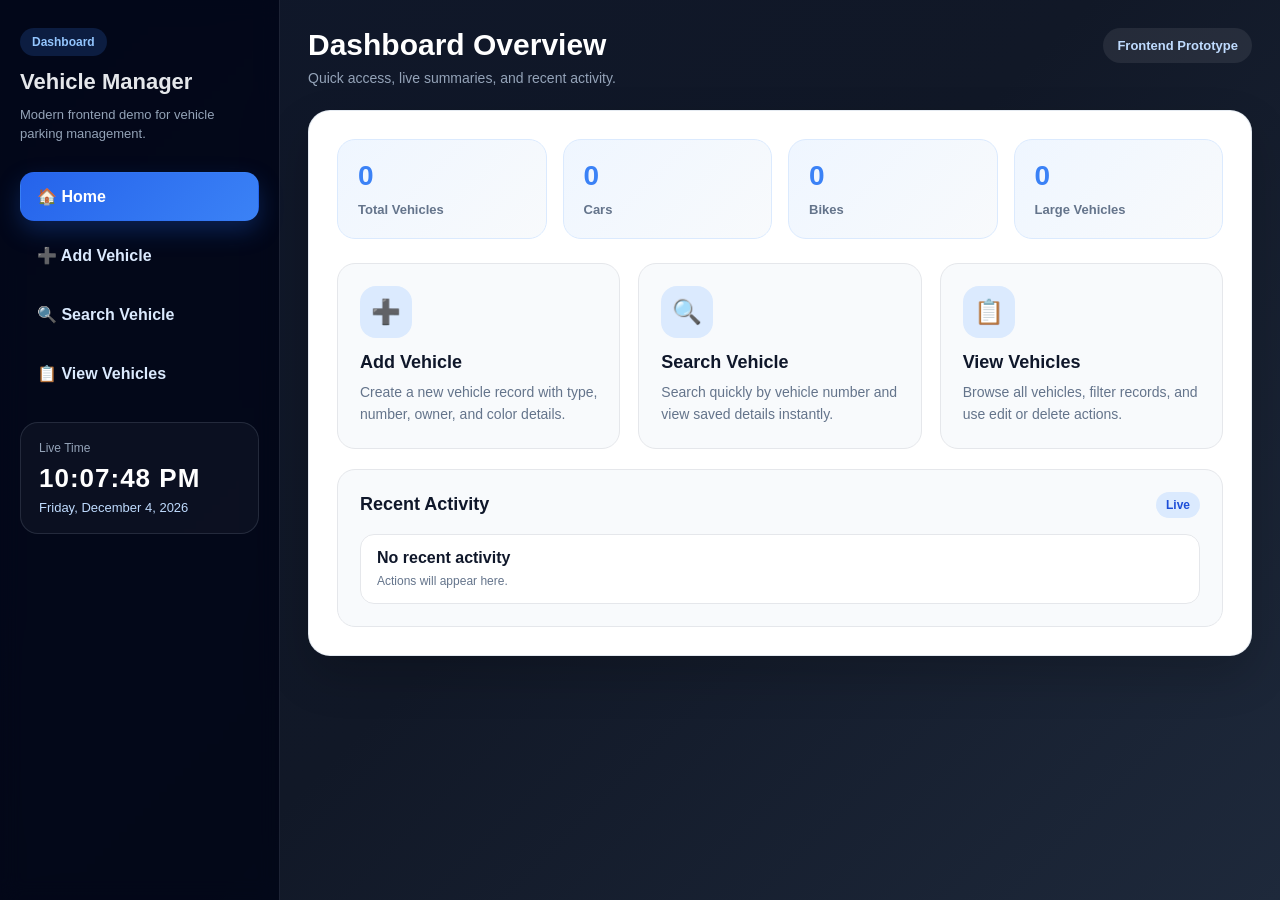
<file: web/index.html>
<!DOCTYPE html>
<html lang="en">
<head>
    <meta charset="UTF-8">
    <meta name="viewport" content="width=device-width, initial-scale=1.0">
    <title>Vehicle Parking Management System</title>
    <link rel="stylesheet" href="style.css">
</head>
<body>
<div class="app-shell">
    <aside class="sidebar">
        <div class="brand">
            <span class="brand-badge">Dashboard</span>
            <h1>Vehicle Manager</h1>
            <p>Modern frontend demo for vehicle parking management.</p>
        </div>

        <nav class="nav-links">
            <a href="index.html" class="nav-link active">🏠 Home</a>
            <a href="addVehicle.html" class="nav-link">➕ Add Vehicle</a>
            <a href="searchVehicle.html" class="nav-link">🔍 Search Vehicle</a>
            <a href="viewVehicles.html" class="nav-link">📋 View Vehicles</a>
        </nav>

        <div class="sidebar-widget">
            <span class="widget-label">Live Time</span>
            <div id="liveClock" class="live-clock">--:--:--</div>
            <div id="liveDate" class="live-date">--</div>
        </div>
    </aside>

    <main class="main-content">
        <div class="page-header">
            <div>
                <h2>Dashboard Overview</h2>
                <p>Quick access, live summaries, and recent activity.</p>
            </div>
            <div class="header-pill">Frontend Prototype</div>
        </div>

        <section class="content-card card-section">
            <div class="stats-grid">
                <div class="stat-box">
                    <span class="number" id="dashboardTotal">0</span>
                    <span class="label">Total Vehicles</span>
                </div>
                <div class="stat-box">
                    <span class="number" id="dashboardCars">0</span>
                    <span class="label">Cars</span>
                </div>
                <div class="stat-box">
                    <span class="number" id="dashboardBikes">0</span>
                    <span class="label">Bikes</span>
                </div>
                <div class="stat-box">
                    <span class="number" id="dashboardLarge">0</span>
                    <span class="label">Large Vehicles</span>
                </div>
            </div>

            <div class="dashboard-grid">
                <a href="addVehicle.html" class="dashboard-box">
                    <div class="box-icon">➕</div>
                    <h3>Add Vehicle</h3>
                    <p>Create a new vehicle record with type, number, owner, and color details.</p>
                </a>

                <a href="searchVehicle.html" class="dashboard-box">
                    <div class="box-icon">🔍</div>
                    <h3>Search Vehicle</h3>
                    <p>Search quickly by vehicle number and view saved details instantly.</p>
                </a>

                <a href="viewVehicles.html" class="dashboard-box">
                    <div class="box-icon">📋</div>
                    <h3>View Vehicles</h3>
                    <p>Browse all vehicles, filter records, and use edit or delete actions.</p>
                </a>
            </div>

            <div class="recent-activity-card top-space">
                <div class="section-row">
                    <h3>Recent Activity</h3>
                    <span class="mini-badge">Live</span>
                </div>
                <ul id="recentActivityList" class="activity-list"></ul>
            </div>
        </section>
    </main>
</div>

<script src="script.js"></script>
</body>
</html>
</file>
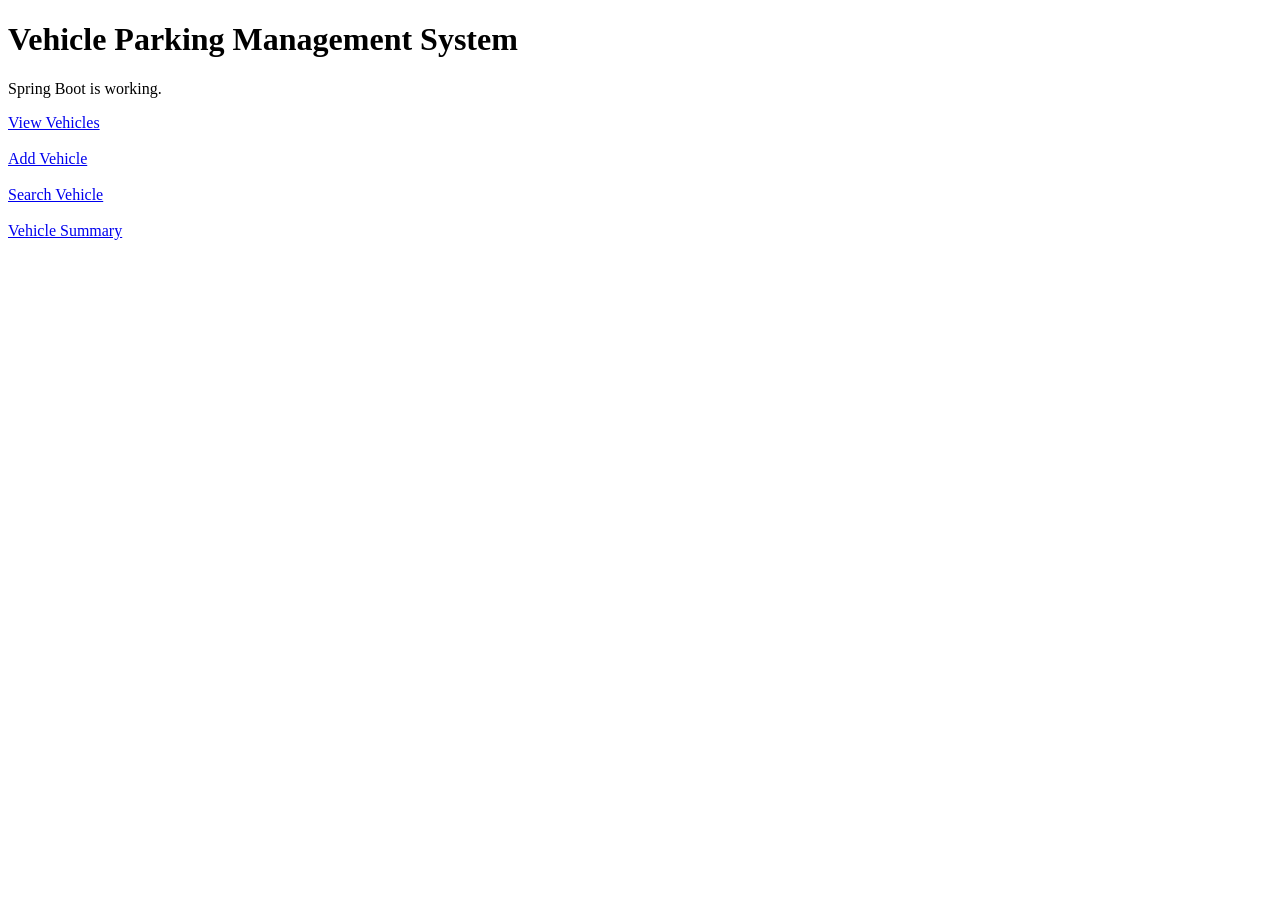
<file: src/main/resources/templates/index.html>
<!DOCTYPE html>
<html xmlns:th="http://www.thymeleaf.org">
<head>
    <title>Vehicle Parking Management System</title>
</head>
<body>
<h1>Vehicle Parking Management System</h1>
<p>Spring Boot is working.</p>

<a href="/vehicles">View Vehicles</a>
<br><br>
<a href="/vehicles/add">Add Vehicle</a>
<br><br>
<a href="/vehicles/search">Search Vehicle</a>
<br><br>
<a href="/vehicles/summary">Vehicle Summary</a>
</body>
</html>
</file>
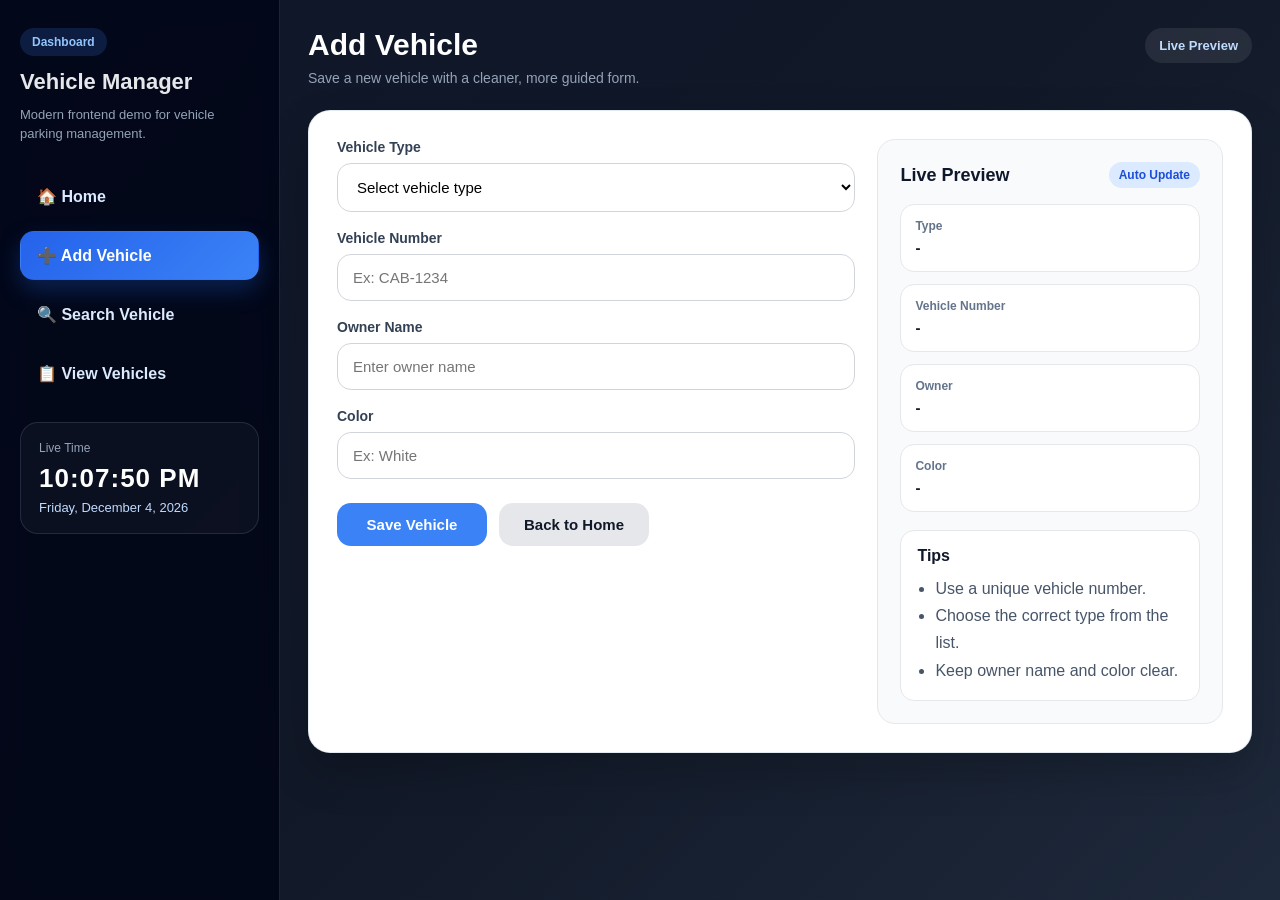
<file: web/addVehicle.html>
<!DOCTYPE html>
<html lang="en">
<head>
    <meta charset="UTF-8">
    <meta name="viewport" content="width=device-width, initial-scale=1.0">
    <title>Add Vehicle</title>
    <link rel="stylesheet" href="style.css">
</head>
<body>
<div class="app-shell">
    <aside class="sidebar">
        <div class="brand">
            <span class="brand-badge">Dashboard</span>
            <h1>Vehicle Manager</h1>
            <p>Modern frontend demo for vehicle parking management.</p>
        </div>

        <nav class="nav-links">
            <a href="index.html" class="nav-link">🏠 Home</a>
            <a href="addVehicle.html" class="nav-link active">➕ Add Vehicle</a>
            <a href="searchVehicle.html" class="nav-link">🔍 Search Vehicle</a>
            <a href="viewVehicles.html" class="nav-link">📋 View Vehicles</a>
        </nav>

        <div class="sidebar-widget">
            <span class="widget-label">Live Time</span>
            <div id="liveClock" class="live-clock">--:--:--</div>
            <div id="liveDate" class="live-date">--</div>
        </div>
    </aside>

    <main class="main-content">
        <div class="page-header">
            <div>
                <h2>Add Vehicle</h2>
                <p>Save a new vehicle with a cleaner, more guided form.</p>
            </div>
            <div class="header-pill">Live Preview</div>
        </div>

        <section class="content-card card-section">
            <div class="two-column-layout">
                <div>
                    <form id="vehicleForm" class="form-grid">
                        <div class="form-group">
                            <label for="type">Vehicle Type</label>
                            <select id="type">
                                <option value="">Select vehicle type</option>
                                <option value="Car">Car</option>
                                <option value="Bike">Bike</option>
                                <option value="Van">Van</option>
                                <option value="Bus">Bus</option>
                                <option value="Lorry">Lorry</option>
                                <option value="ThreeWheeler">ThreeWheeler</option>
                                <option value="SUV">SUV</option>
                            </select>
                        </div>

                        <div class="form-group">
                            <label for="vehicleNumber">Vehicle Number</label>
                            <input type="text" id="vehicleNumber" placeholder="Ex: CAB-1234">
                        </div>

                        <div class="form-group">
                            <label for="ownerName">Owner Name</label>
                            <input type="text" id="ownerName" placeholder="Enter owner name">
                        </div>

                        <div class="form-group">
                            <label for="color">Color</label>
                            <input type="text" id="color" placeholder="Ex: White">
                        </div>

                        <div class="button-row">
                            <button type="submit" class="btn primary-btn">Save Vehicle</button>
                            <a href="index.html" class="btn secondary-btn">Back to Home</a>
                        </div>
                    </form>

                    <div id="message" class="message-box"></div>
                </div>

                <div class="preview-card">
                    <div class="section-row">
                        <h3>Live Preview</h3>
                        <span class="mini-badge">Auto Update</span>
                    </div>

                    <div class="preview-grid">
                        <div class="preview-item">
                            <span class="preview-label">Type</span>
                            <span id="previewType" class="preview-value">-</span>
                        </div>
                        <div class="preview-item">
                            <span class="preview-label">Vehicle Number</span>
                            <span id="previewNumber" class="preview-value">-</span>
                        </div>
                        <div class="preview-item">
                            <span class="preview-label">Owner</span>
                            <span id="previewOwner" class="preview-value">-</span>
                        </div>
                        <div class="preview-item">
                            <span class="preview-label">Color</span>
                            <span id="previewColor" class="preview-value">-</span>
                        </div>
                    </div>

                    <div class="tips-card">
                        <h4>Tips</h4>
                        <ul>
                            <li>Use a unique vehicle number.</li>
                            <li>Choose the correct type from the list.</li>
                            <li>Keep owner name and color clear.</li>
                        </ul>
                    </div>
                </div>
            </div>
        </section>
    </main>
</div>

<script src="script.js"></script>
</body>
</html>
</file>
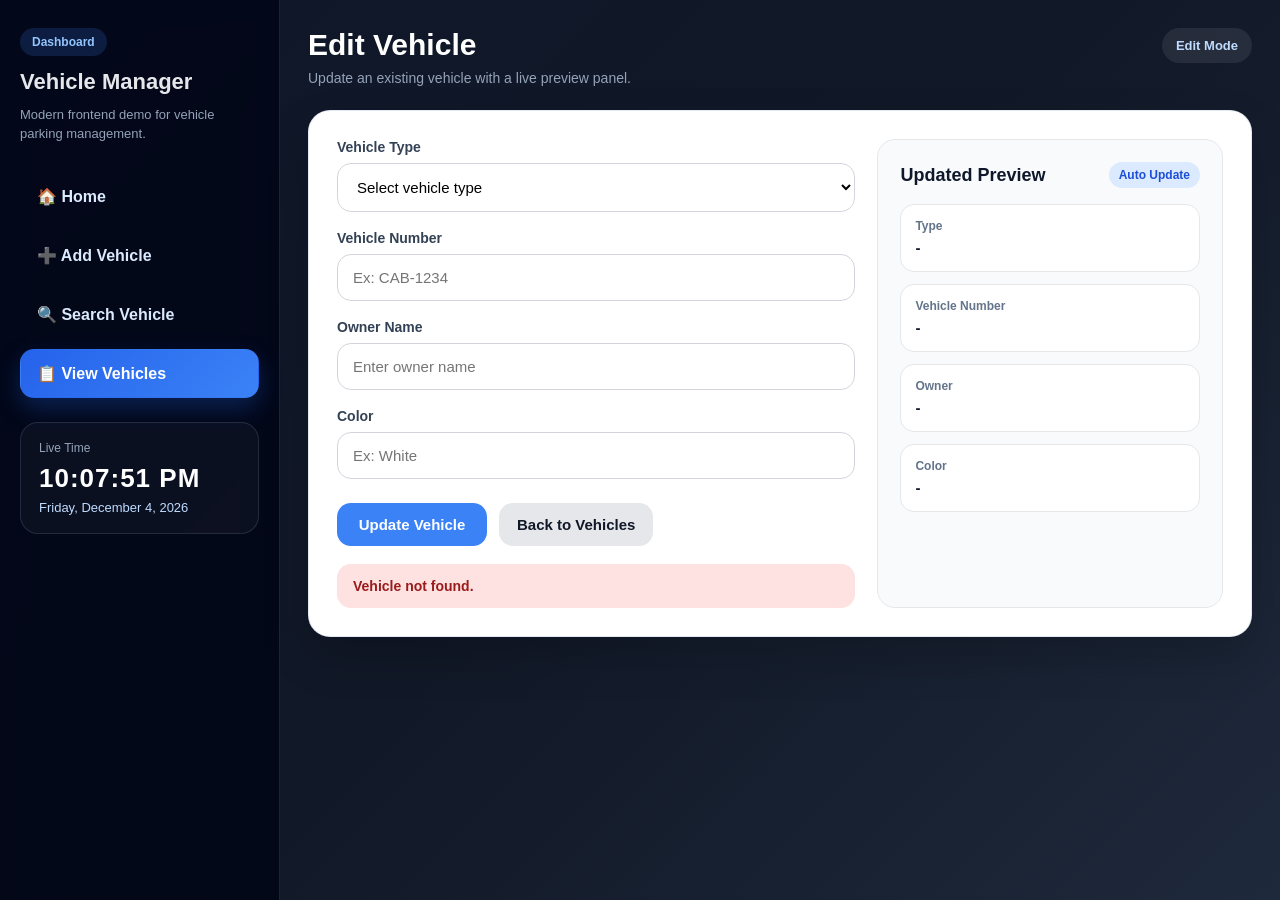
<file: web/editVehicle.html>
<!DOCTYPE html>
<html lang="en">
<head>
    <meta charset="UTF-8">
    <meta name="viewport" content="width=device-width, initial-scale=1.0">
    <title>Edit Vehicle</title>
    <link rel="stylesheet" href="style.css">
</head>
<body>
<div class="app-shell">
    <aside class="sidebar">
        <div class="brand">
            <span class="brand-badge">Dashboard</span>
            <h1>Vehicle Manager</h1>
            <p>Modern frontend demo for vehicle parking management.</p>
        </div>

        <nav class="nav-links">
            <a href="index.html" class="nav-link">🏠 Home</a>
            <a href="addVehicle.html" class="nav-link">➕ Add Vehicle</a>
            <a href="searchVehicle.html" class="nav-link">🔍 Search Vehicle</a>
            <a href="viewVehicles.html" class="nav-link active">📋 View Vehicles</a>
        </nav>

        <div class="sidebar-widget">
            <span class="widget-label">Live Time</span>
            <div id="liveClock" class="live-clock">--:--:--</div>
            <div id="liveDate" class="live-date">--</div>
        </div>
    </aside>

    <main class="main-content">
        <div class="page-header">
            <div>
                <h2>Edit Vehicle</h2>
                <p>Update an existing vehicle with a live preview panel.</p>
            </div>
            <div class="header-pill">Edit Mode</div>
        </div>

        <section class="content-card card-section">
            <div class="two-column-layout">
                <div>
                    <form id="editVehicleForm" class="form-grid">
                        <div class="form-group">
                            <label for="editType">Vehicle Type</label>
                            <select id="editType">
                                <option value="">Select vehicle type</option>
                                <option value="Car">Car</option>
                                <option value="Bike">Bike</option>
                                <option value="Van">Van</option>
                                <option value="Bus">Bus</option>
                                <option value="Lorry">Lorry</option>
                                <option value="ThreeWheeler">ThreeWheeler</option>
                                <option value="SUV">SUV</option>
                            </select>
                        </div>

                        <div class="form-group">
                            <label for="editVehicleNumber">Vehicle Number</label>
                            <input type="text" id="editVehicleNumber" placeholder="Ex: CAB-1234">
                        </div>

                        <div class="form-group">
                            <label for="editOwnerName">Owner Name</label>
                            <input type="text" id="editOwnerName" placeholder="Enter owner name">
                        </div>

                        <div class="form-group">
                            <label for="editColor">Color</label>
                            <input type="text" id="editColor" placeholder="Ex: White">
                        </div>

                        <div class="button-row">
                            <button type="submit" class="btn primary-btn">Update Vehicle</button>
                            <a href="viewVehicles.html" class="btn secondary-btn">Back to Vehicles</a>
                        </div>
                    </form>

                    <div id="editMessage" class="message-box"></div>
                </div>

                <div class="preview-card">
                    <div class="section-row">
                        <h3>Updated Preview</h3>
                        <span class="mini-badge">Auto Update</span>
                    </div>

                    <div class="preview-grid">
                        <div class="preview-item">
                            <span class="preview-label">Type</span>
                            <span id="editPreviewType" class="preview-value">-</span>
                        </div>
                        <div class="preview-item">
                            <span class="preview-label">Vehicle Number</span>
                            <span id="editPreviewNumber" class="preview-value">-</span>
                        </div>
                        <div class="preview-item">
                            <span class="preview-label">Owner</span>
                            <span id="editPreviewOwner" class="preview-value">-</span>
                        </div>
                        <div class="preview-item">
                            <span class="preview-label">Color</span>
                            <span id="editPreviewColor" class="preview-value">-</span>
                        </div>
                    </div>
                </div>
            </div>
        </section>
    </main>
</div>

<script src="script.js"></script>
</body>
</html>
</file>
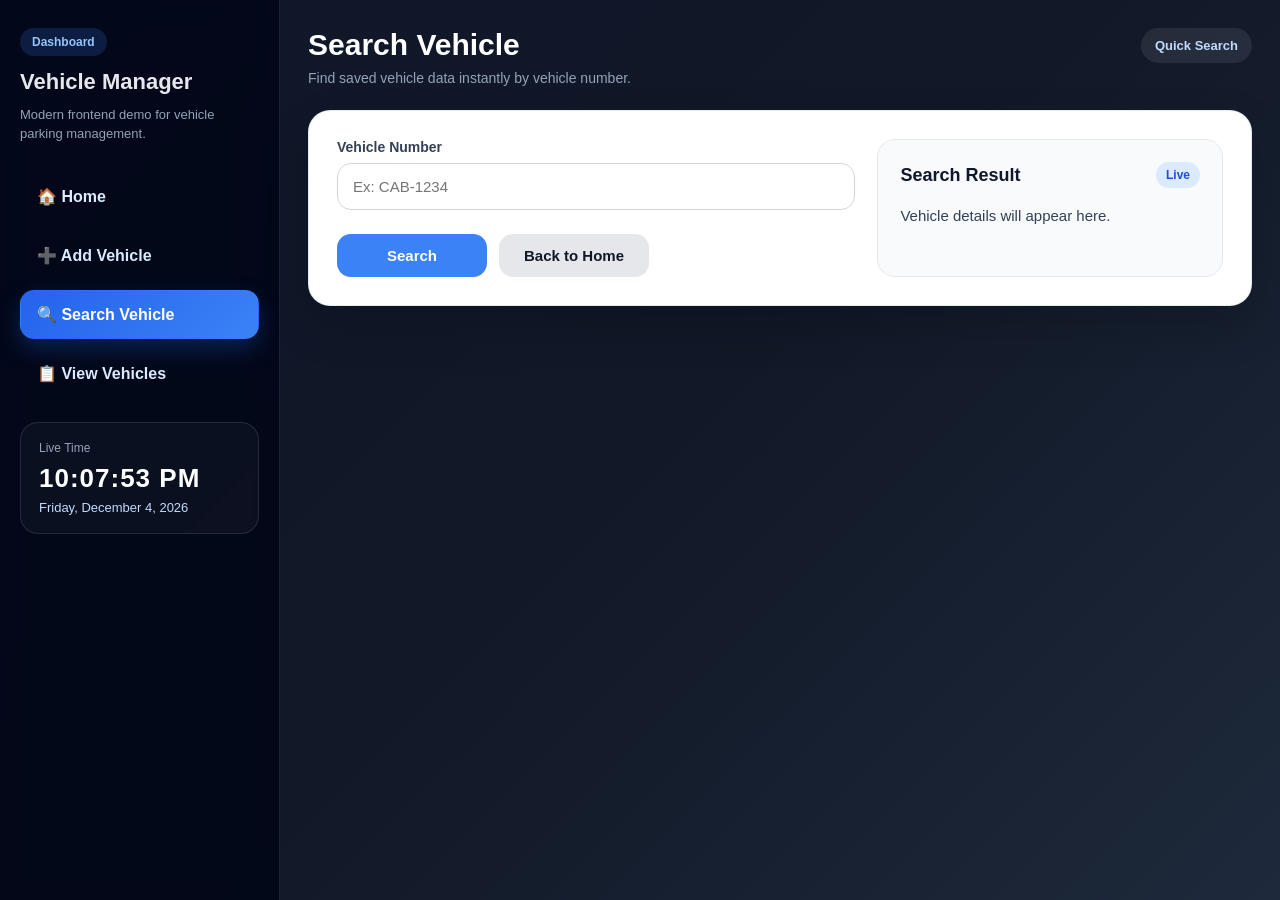
<file: web/searchVehicle.html>
<!DOCTYPE html>
<html lang="en">
<head>
    <meta charset="UTF-8">
    <meta name="viewport" content="width=device-width, initial-scale=1.0">
    <title>Search Vehicle</title>
    <link rel="stylesheet" href="style.css">
</head>
<body>
<div class="app-shell">
    <aside class="sidebar">
        <div class="brand">
            <span class="brand-badge">Dashboard</span>
            <h1>Vehicle Manager</h1>
            <p>Modern frontend demo for vehicle parking management.</p>
        </div>

        <nav class="nav-links">
            <a href="index.html" class="nav-link">🏠 Home</a>
            <a href="addVehicle.html" class="nav-link">➕ Add Vehicle</a>
            <a href="searchVehicle.html" class="nav-link active">🔍 Search Vehicle</a>
            <a href="viewVehicles.html" class="nav-link">📋 View Vehicles</a>
        </nav>

        <div class="sidebar-widget">
            <span class="widget-label">Live Time</span>
            <div id="liveClock" class="live-clock">--:--:--</div>
            <div id="liveDate" class="live-date">--</div>
        </div>
    </aside>

    <main class="main-content">
        <div class="page-header">
            <div>
                <h2>Search Vehicle</h2>
                <p>Find saved vehicle data instantly by vehicle number.</p>
            </div>
            <div class="header-pill">Quick Search</div>
        </div>

        <section class="content-card card-section">
            <div class="two-column-layout">
                <div>
                    <form id="searchForm" class="form-grid">
                        <div class="form-group">
                            <label for="searchNumber">Vehicle Number</label>
                            <input type="text" id="searchNumber" placeholder="Ex: CAB-1234">
                        </div>

                        <div class="button-row">
                            <button type="submit" class="btn primary-btn">Search</button>
                            <a href="index.html" class="btn secondary-btn">Back to Home</a>
                        </div>
                    </form>
                </div>

                <div class="result-card">
                    <div class="section-row">
                        <h3>Search Result</h3>
                        <span class="mini-badge">Live</span>
                    </div>
                    <div id="searchResult" class="result-content">
                        Vehicle details will appear here.
                    </div>
                </div>
            </div>
        </section>
    </main>
</div>

<script src="script.js"></script>
</body>
</html>
</file>
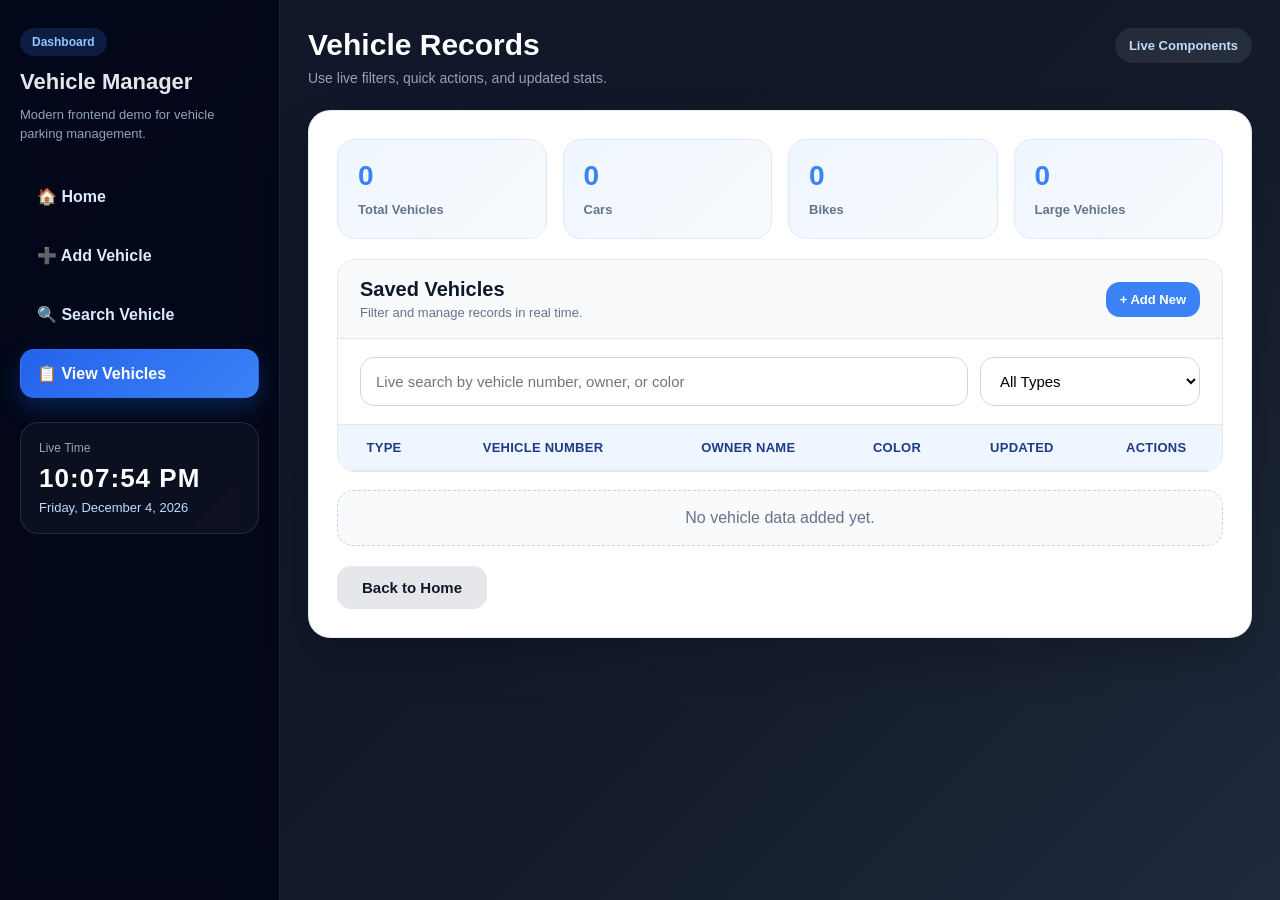
<file: web/viewVehicles.html>
<!DOCTYPE html>
<html lang="en">
<head>
    <meta charset="UTF-8">
    <meta name="viewport" content="width=device-width, initial-scale=1.0">
    <title>View Vehicles</title>
    <link rel="stylesheet" href="style.css">
</head>
<body>
<div class="app-shell">
    <aside class="sidebar">
        <div class="brand">
            <span class="brand-badge">Dashboard</span>
            <h1>Vehicle Manager</h1>
            <p>Modern frontend demo for vehicle parking management.</p>
        </div>

        <nav class="nav-links">
            <a href="index.html" class="nav-link">🏠 Home</a>
            <a href="addVehicle.html" class="nav-link">➕ Add Vehicle</a>
            <a href="searchVehicle.html" class="nav-link">🔍 Search Vehicle</a>
            <a href="viewVehicles.html" class="nav-link active">📋 View Vehicles</a>
        </nav>

        <div class="sidebar-widget">
            <span class="widget-label">Live Time</span>
            <div id="liveClock" class="live-clock">--:--:--</div>
            <div id="liveDate" class="live-date">--</div>
        </div>
    </aside>

    <main class="main-content">
        <div class="page-header">
            <div>
                <h2>Vehicle Records</h2>
                <p>Use live filters, quick actions, and updated stats.</p>
            </div>
            <div class="header-pill">Live Components</div>
        </div>

        <section class="content-card card-section">
            <div class="stats-grid">
                <div class="stat-box">
                    <span class="number" id="vehicleCount">0</span>
                    <span class="label">Total Vehicles</span>
                </div>
                <div class="stat-box">
                    <span class="number" id="carsCount">0</span>
                    <span class="label">Cars</span>
                </div>
                <div class="stat-box">
                    <span class="number" id="bikesCount">0</span>
                    <span class="label">Bikes</span>
                </div>
                <div class="stat-box">
                    <span class="number" id="largeCount">0</span>
                    <span class="label">Large Vehicles</span>
                </div>
            </div>

            <div class="table-card top-space">
                <div class="table-toolbar">
                    <div>
                        <h3>Saved Vehicles</h3>
                        <p>Filter and manage records in real time.</p>
                    </div>
                    <a href="addVehicle.html" class="btn small-btn">+ Add New</a>
                </div>

                <div class="filter-bar">
                    <input type="text" id="tableSearch" placeholder="Live search by vehicle number, owner, or color">
                    <select id="typeFilter">
                        <option value="">All Types</option>
                        <option value="Car">Car</option>
                        <option value="Bike">Bike</option>
                        <option value="Van">Van</option>
                        <option value="Bus">Bus</option>
                        <option value="Lorry">Lorry</option>
                        <option value="ThreeWheeler">ThreeWheeler</option>
                        <option value="SUV">SUV</option>
                    </select>
                </div>

                <div class="table-wrapper">
                    <table>
                        <thead>
                        <tr>
                            <th>Type</th>
                            <th>Vehicle Number</th>
                            <th>Owner Name</th>
                            <th>Color</th>
                            <th>Updated</th>
                            <th>Actions</th>
                        </tr>
                        </thead>
                        <tbody id="vehicleTableBody"></tbody>
                    </table>
                </div>
            </div>

            <div id="noDataMessage" class="empty-state">No vehicle data added yet.</div>

            <div class="button-row top-space">
                <a href="index.html" class="btn secondary-btn">Back to Home</a>
            </div>
        </section>
    </main>
</div>

<script src="script.js"></script>
</body>
</html>
</file>
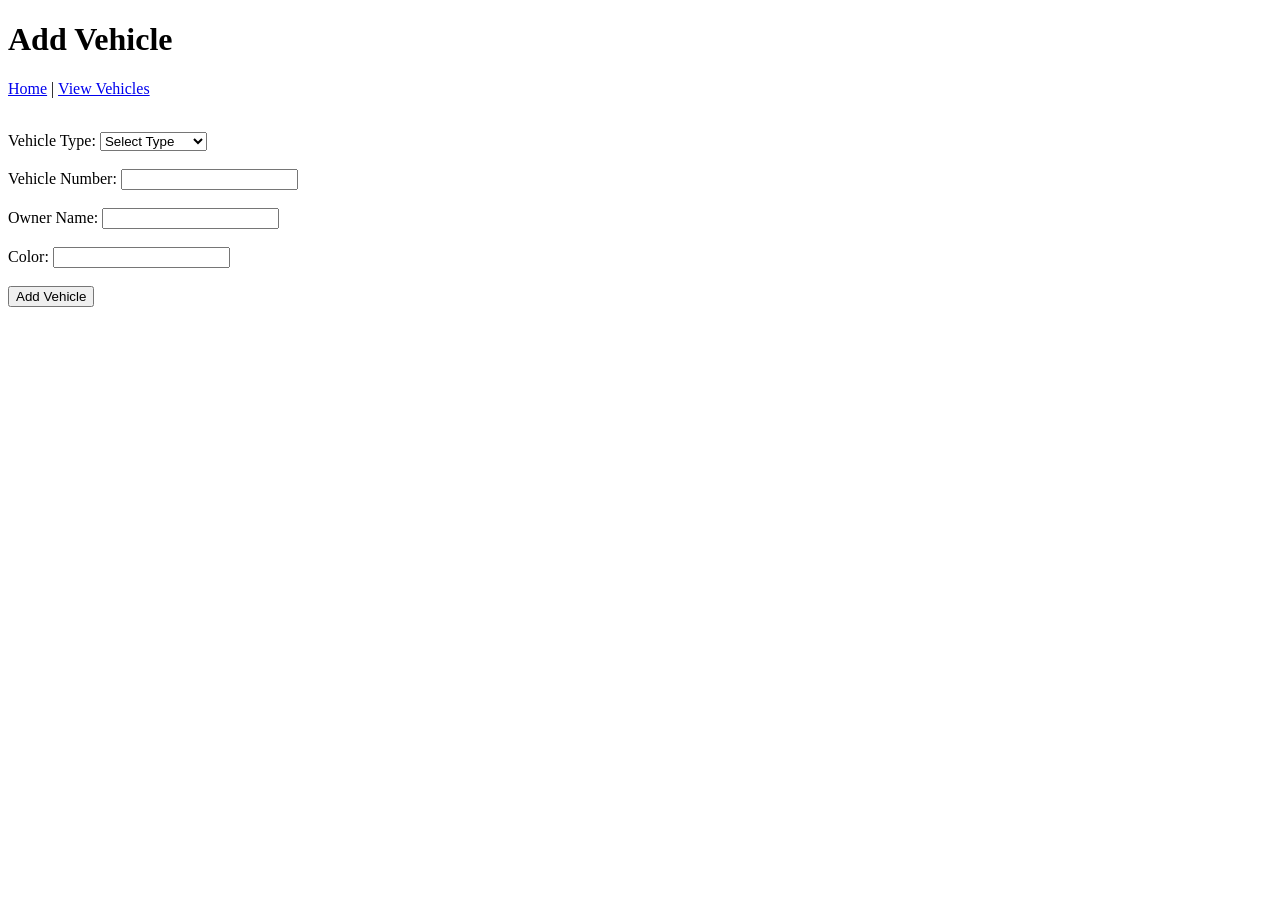
<file: src/main/resources/templates/addVehicle.html>
<!DOCTYPE html>
<html xmlns:th="http://www.thymeleaf.org">
<head>
    <title>Add Vehicle</title>
</head>
<body>
<h1>Add Vehicle</h1>

<a href="/">Home</a> |
<a href="/vehicles">View Vehicles</a>

<br><br>

<p th:if="${error}" th:text="${error}" style="color:red;"></p>

<form action="/vehicles/add" method="post">
    <label for="type">Vehicle Type:</label>
    <select id="type" name="type" required>
        <option value="">Select Type</option>
        <option value="Car">Car</option>
        <option value="Bike">Bike</option>
        <option value="Van">Van</option>
        <option value="Bus">Bus</option>
        <option value="Lorry">Lorry</option>
        <option value="ThreeWheeler">ThreeWheeler</option>
        <option value="SUV">SUV</option>
    </select>

    <br><br>

    <label for="vehicleNumber">Vehicle Number:</label>
    <input type="text" id="vehicleNumber" name="vehicleNumber" required>

    <br><br>

    <label for="ownerName">Owner Name:</label>
    <input type="text" id="ownerName" name="ownerName" required>

    <br><br>

    <label for="color">Color:</label>
    <input type="text" id="color" name="color" required>

    <br><br>

    <button type="submit">Add Vehicle</button>
</form>
</body>
</html>
</file>
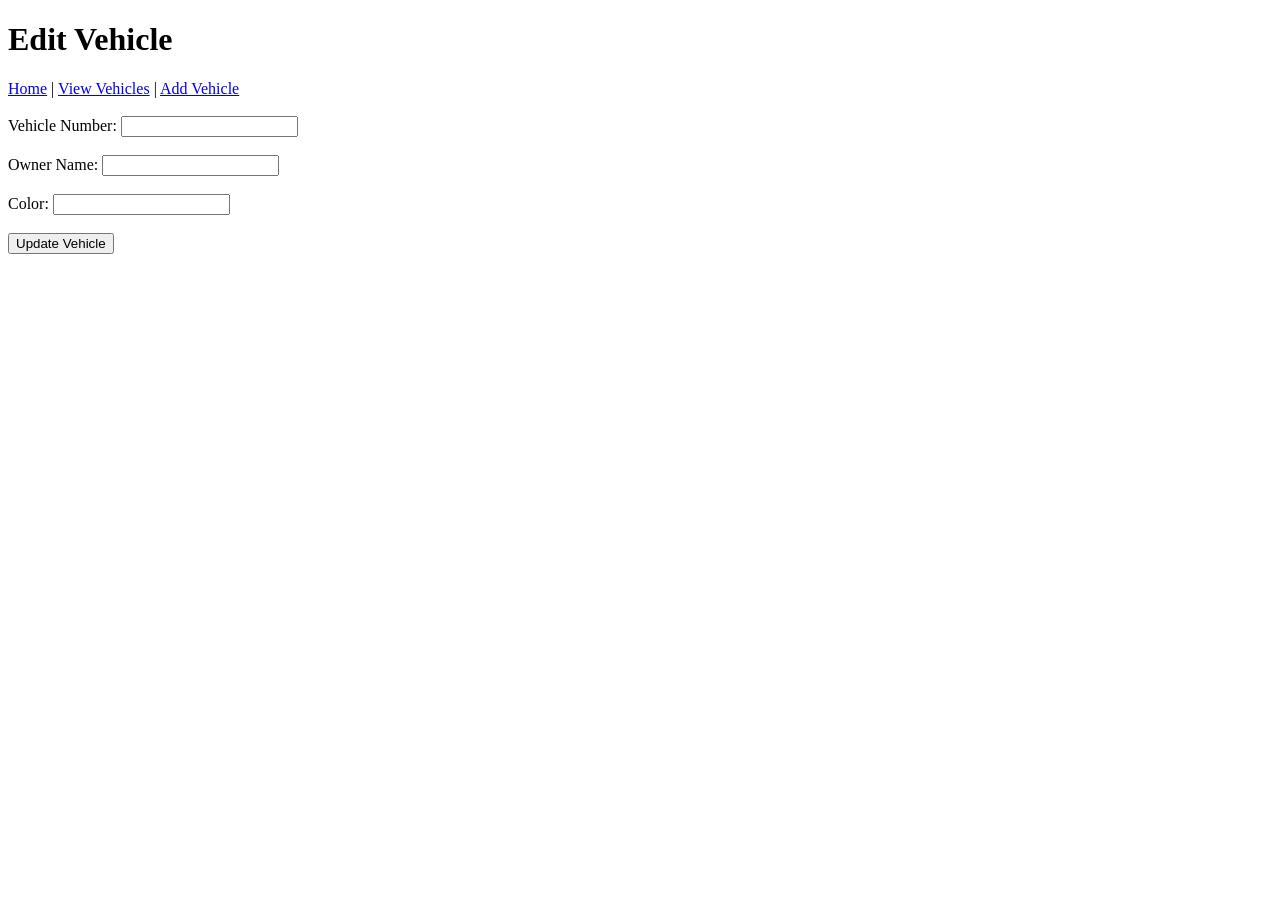
<file: src/main/resources/templates/editVehicle.html>
<!DOCTYPE html>
<html xmlns:th="http://www.thymeleaf.org">
<head>
  <title>Edit Vehicle</title>
</head>
<body>
<h1>Edit Vehicle</h1>

<a href="/">Home</a> |
<a href="/vehicles">View Vehicles</a> |
<a href="/vehicles/add">Add Vehicle</a>

<br><br>

<form action="/vehicles/update" method="post">
  <label for="vehicleNumber">Vehicle Number:</label>
  <input type="text" id="vehicleNumber" name="vehicleNumber"
         th:value="${vehicle.vehicleNumber}" readonly>

  <br><br>

  <label for="ownerName">Owner Name:</label>
  <input type="text" id="ownerName" name="ownerName"
         th:value="${vehicle.ownerName}" required>

  <br><br>

  <label for="color">Color:</label>
  <input type="text" id="color" name="color"
         th:value="${vehicle.color}" required>

  <br><br>

  <button type="submit">Update Vehicle</button>
</form>
</body>
</html>
</file>
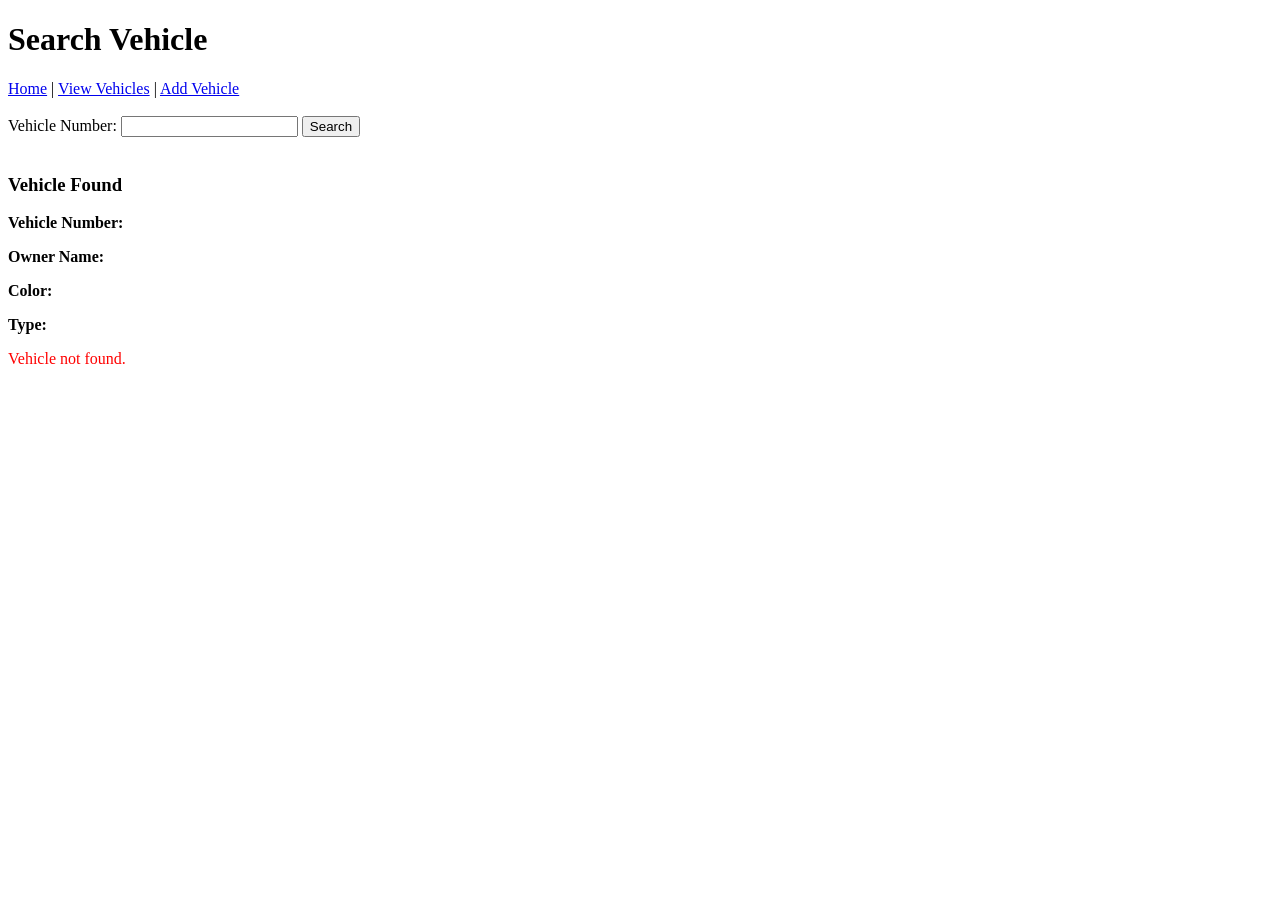
<file: src/main/resources/templates/searchVehicle.html>
<!DOCTYPE html>
<html xmlns:th="http://www.thymeleaf.org">
<head>
  <title>Search Vehicle</title>
</head>
<body>
<h1>Search Vehicle</h1>

<a href="/">Home</a> |
<a href="/vehicles">View Vehicles</a> |
<a href="/vehicles/add">Add Vehicle</a>

<br><br>

<form action="/vehicles/search" method="post">
  <label for="vehicleNumber">Vehicle Number:</label>
  <input type="text" id="vehicleNumber" name="vehicleNumber" required>
  <button type="submit">Search</button>
</form>

<br>

<div th:if="${searchedVehicle != null}">
  <h3>Vehicle Found</h3>
  <p><strong>Vehicle Number:</strong> <span th:text="${searchedVehicle.vehicleNumber}"></span></p>
  <p><strong>Owner Name:</strong> <span th:text="${searchedVehicle.ownerName}"></span></p>
  <p><strong>Color:</strong> <span th:text="${searchedVehicle.color}"></span></p>
  <p><strong>Type:</strong> <span th:text="${searchedVehicle.type}"></span></p>
</div>

<div th:if="${searchedVehicle == null and searchedNumber != null}">
  <p style="color:red;">Vehicle not found.</p>
</div>
</body>
</html>
</file>
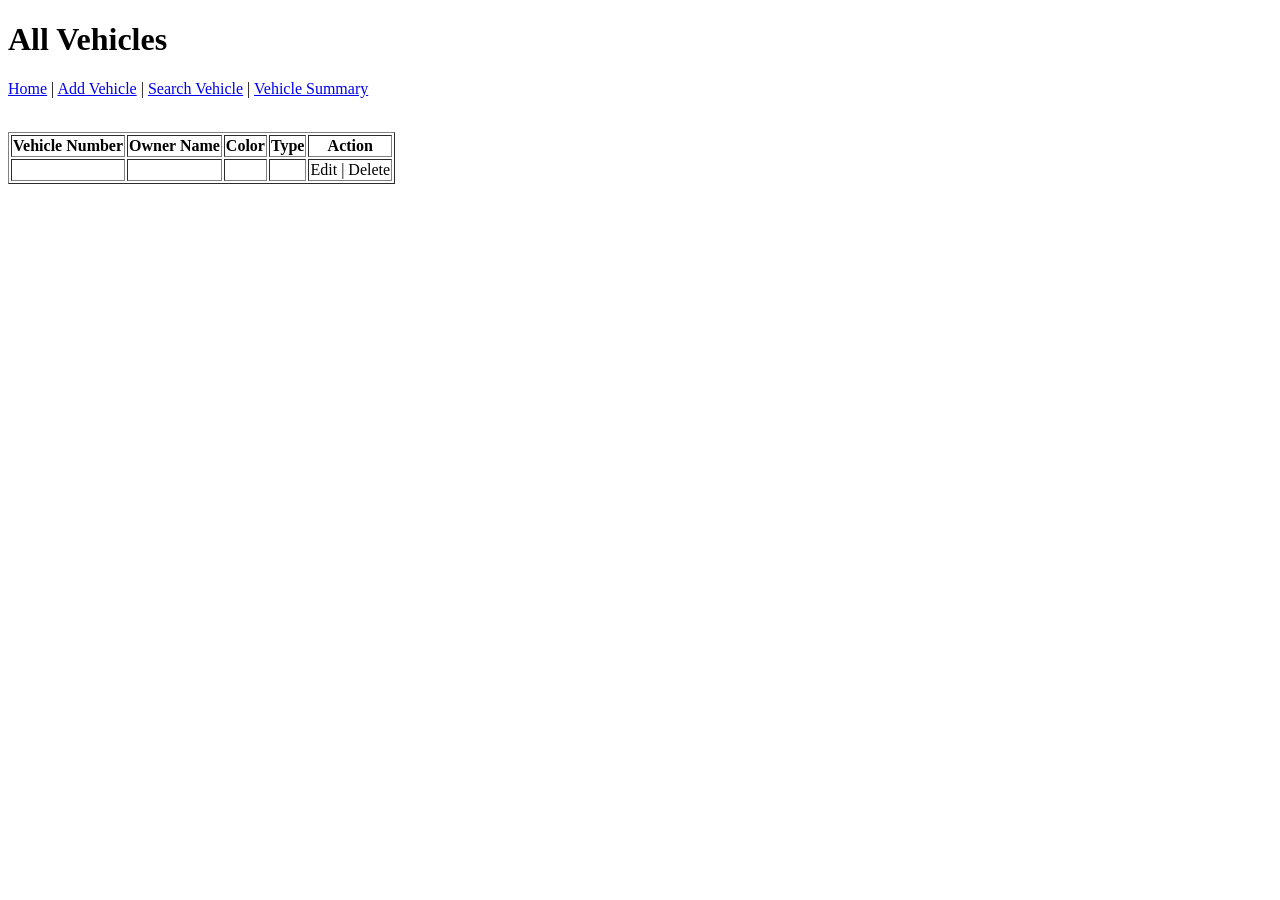
<file: src/main/resources/templates/vehicles.html>
<!DOCTYPE html>
<html xmlns:th="http://www.thymeleaf.org">
<head>
    <title>All Vehicles</title>
</head>
<body>
<h1>All Vehicles</h1>

<a href="/">Home</a> |
<a href="/vehicles/add">Add Vehicle</a> |
<a href="/vehicles/search">Search Vehicle</a> |
<a href="/vehicles/summary">Vehicle Summary</a>

<br><br>

<p th:if="${message}" th:text="${message}" style="color:green; font-weight:bold;"></p>
<p th:if="${errorMessage}" th:text="${errorMessage}" style="color:red; font-weight:bold;"></p>

<table border="1">
    <tr>
        <th>Vehicle Number</th>
        <th>Owner Name</th>
        <th>Color</th>
        <th>Type</th>
        <th>Action</th>
    </tr>

    <tr th:each="v : ${vehicles}">
        <td th:text="${v.vehicleNumber}"></td>
        <td th:text="${v.ownerName}"></td>
        <td th:text="${v.color}"></td>
        <td th:text="${v.type}"></td>
        <td>
            <a th:href="@{/vehicles/edit(vehicleNumber=${v.vehicleNumber})}">Edit</a>
            |
            <a th:href="@{/vehicles/delete(vehicleNumber=${v.vehicleNumber})}"
               onclick="return confirm('Are you sure you want to delete this vehicle?')">
                Delete
            </a>
        </td>
    </tr>
</table>
</body>
</html>
</file>
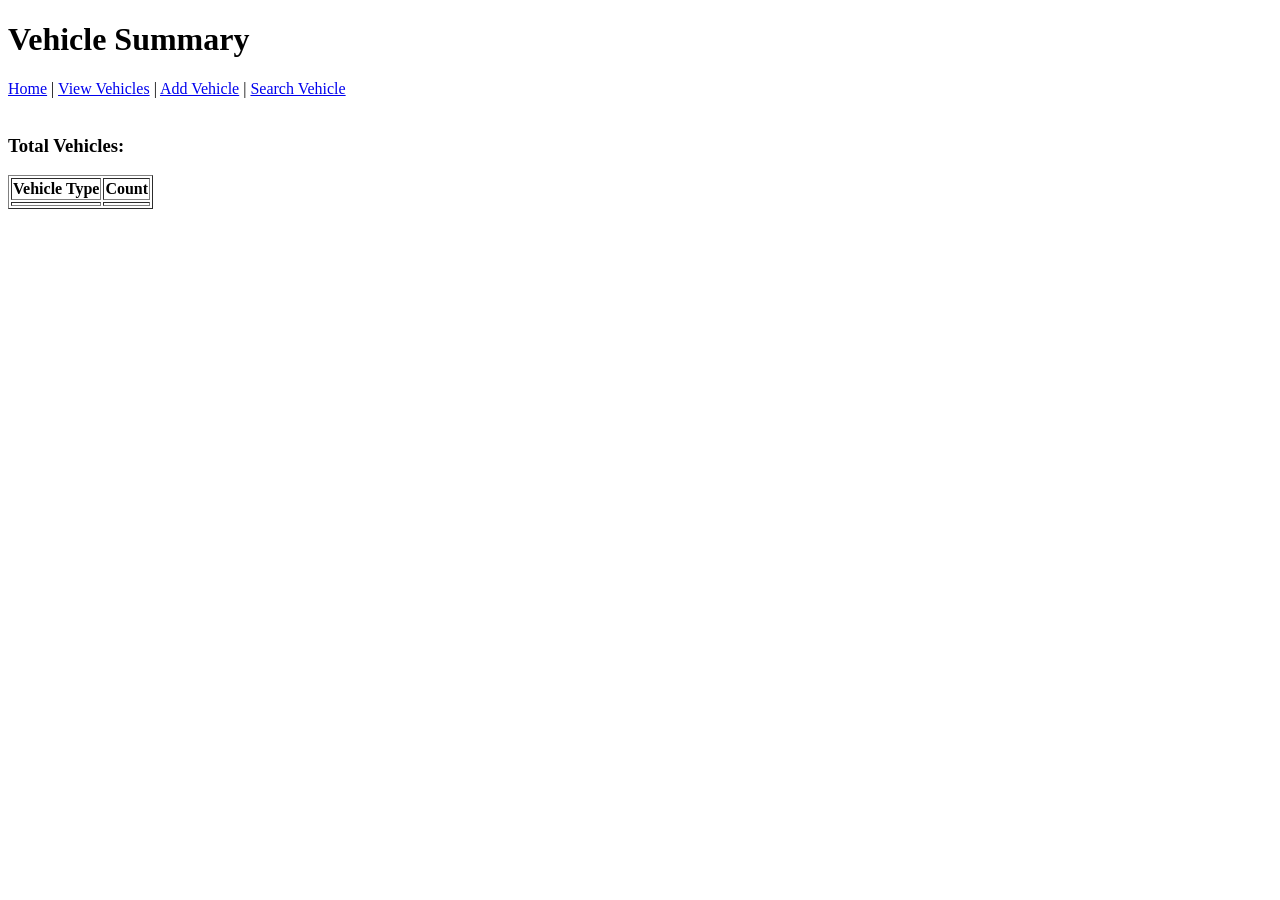
<file: src/main/resources/templates/vehicleSummary.html>
<!DOCTYPE html>
<html xmlns:th="http://www.thymeleaf.org">
<head>
  <title>Vehicle Summary</title>
</head>
<body>
<h1>Vehicle Summary</h1>

<a href="/">Home</a> |
<a href="/vehicles">View Vehicles</a> |
<a href="/vehicles/add">Add Vehicle</a> |
<a href="/vehicles/search">Search Vehicle</a>

<br><br>

<h3>Total Vehicles: <span th:text="${totalVehicles}"></span></h3>

<table border="1">
  <tr>
    <th>Vehicle Type</th>
    <th>Count</th>
  </tr>

  <tr th:each="entry : ${summary}">
    <td th:text="${entry.key}"></td>
    <td th:text="${entry.value}"></td>
  </tr>
</table>
</body>
</html>
</file>
<file: web/style.css>
* {
    box-sizing: border-box;
}

:root {
    --bg: #0f172a;
    --bg-soft: #111827;
    --panel: #1e293b;
    --panel-2: #0b1220;
    --card: #ffffff;
    --text-dark: #0f172a;
    --text-light: #e5e7eb;
    --muted: #94a3b8;
    --border: rgba(148, 163, 184, 0.18);
    --primary: #3b82f6;
    --primary-dark: #2563eb;
    --success-bg: #dcfce7;
    --success-text: #166534;
    --error-bg: #fee2e2;
    --error-text: #991b1b;
    --danger: #dc2626;
    --danger-dark: #b91c1c;
    --secondary: #e5e7eb;
    --secondary-dark: #cbd5e1;
    --shadow: 0 20px 45px rgba(0, 0, 0, 0.18);
    --radius: 22px;
}

body {
    margin: 0;
    font-family: "Segoe UI", Arial, sans-serif;
    background: linear-gradient(135deg, #0f172a, #111827, #1e293b);
    color: var(--text-light);
}

.app-shell {
    min-height: 100vh;
    display: grid;
    grid-template-columns: 280px 1fr;
}

.sidebar {
    background: rgba(2, 6, 23, 0.88);
    border-right: 1px solid var(--border);
    padding: 28px 20px;
    backdrop-filter: blur(10px);
}

.brand {
    margin-bottom: 28px;
}

.brand-badge {
    display: inline-block;
    padding: 7px 12px;
    border-radius: 999px;
    background: rgba(59, 130, 246, 0.18);
    color: #93c5fd;
    font-size: 12px;
    font-weight: 700;
    margin-bottom: 12px;
}

.brand h1 {
    margin: 0 0 8px;
    font-size: 22px;
    line-height: 1.3;
}

.brand p {
    margin: 0;
    color: var(--muted);
    font-size: 13px;
    line-height: 1.5;
}

.nav-links {
    display: flex;
    flex-direction: column;
    gap: 10px;
}

.nav-link {
    display: flex;
    align-items: center;
    gap: 12px;
    text-decoration: none;
    color: #dbeafe;
    padding: 14px 16px;
    border-radius: 14px;
    transition: 0.2s ease;
    font-weight: 600;
    border: 1px solid transparent;
}

.nav-link:hover {
    background: rgba(59, 130, 246, 0.12);
    border-color: rgba(96, 165, 250, 0.2);
}

.nav-link.active {
    background: linear-gradient(135deg, #2563eb, #3b82f6);
    color: white;
    box-shadow: 0 10px 24px rgba(37, 99, 235, 0.28);
}

.sidebar-widget {
    margin-top: 24px;
    padding: 18px;
    border-radius: 18px;
    background: rgba(255, 255, 255, 0.04);
    border: 1px solid var(--border);
}

.widget-label {
    display: block;
    color: var(--muted);
    font-size: 12px;
    margin-bottom: 8px;
}

.live-clock {
    font-size: 26px;
    font-weight: 800;
    color: white;
    letter-spacing: 1px;
}

.live-date {
    margin-top: 6px;
    color: #bfdbfe;
    font-size: 13px;
}

.main-content {
    padding: 28px;
}

.page-header {
    display: flex;
    justify-content: space-between;
    align-items: flex-start;
    gap: 20px;
    margin-bottom: 24px;
}

.page-header h2 {
    margin: 0 0 8px;
    font-size: 30px;
    color: white;
}

.page-header p {
    margin: 0;
    color: var(--muted);
    font-size: 14px;
}

.header-pill {
    padding: 10px 14px;
    border-radius: 999px;
    background: rgba(255, 255, 255, 0.08);
    color: #bfdbfe;
    font-weight: 700;
    font-size: 13px;
    white-space: nowrap;
}

.content-card {
    background: #ffffff;
    color: var(--text-dark);
    border-radius: var(--radius);
    box-shadow: var(--shadow);
    overflow: hidden;
    border: 1px solid rgba(226, 232, 240, 0.9);
}

.card-section {
    padding: 28px;
}

.stats-grid {
    display: grid;
    grid-template-columns: repeat(4, 1fr);
    gap: 16px;
}

.stat-box {
    background: linear-gradient(135deg, #eff6ff, #f8fafc);
    border: 1px solid #dbeafe;
    border-radius: 18px;
    padding: 20px;
}

.stat-box .number {
    display: block;
    font-size: 28px;
    font-weight: 800;
    color: var(--primary);
    margin-bottom: 8px;
}

.stat-box .label {
    font-size: 13px;
    color: #64748b;
    font-weight: 600;
}

.dashboard-grid {
    display: grid;
    grid-template-columns: repeat(3, 1fr);
    gap: 18px;
    margin-top: 24px;
}

.dashboard-box {
    background: #f8fafc;
    border: 1px solid #e5e7eb;
    border-radius: 18px;
    padding: 22px;
    text-decoration: none;
    color: inherit;
    transition: 0.22s ease;
    display: block;
}

.dashboard-box:hover {
    transform: translateY(-3px);
    box-shadow: 0 14px 28px rgba(37, 99, 235, 0.10);
    border-color: #bfdbfe;
    background: #f8fbff;
}

.box-icon {
    width: 52px;
    height: 52px;
    border-radius: 16px;
    display: flex;
    align-items: center;
    justify-content: center;
    font-size: 24px;
    background: #dbeafe;
    margin-bottom: 14px;
}

.dashboard-box h3 {
    margin: 0 0 8px;
    font-size: 18px;
}

.dashboard-box p {
    margin: 0;
    color: #64748b;
    font-size: 14px;
    line-height: 1.6;
}

.two-column-layout {
    display: grid;
    grid-template-columns: 1.2fr 0.8fr;
    gap: 22px;
}

.form-grid {
    display: grid;
    gap: 18px;
}

.form-group {
    display: grid;
    gap: 8px;
}

label {
    font-size: 14px;
    font-weight: 700;
    color: #334155;
}

input,
select {
    width: 100%;
    border: 1px solid #d1d5db;
    border-radius: 14px;
    padding: 14px 15px;
    font-size: 15px;
    outline: none;
    transition: 0.2s ease;
    background: white;
}

input:focus,
select:focus {
    border-color: #60a5fa;
    box-shadow: 0 0 0 4px rgba(59, 130, 246, 0.12);
}

.button-row {
    display: flex;
    gap: 12px;
    flex-wrap: wrap;
    margin-top: 6px;
}

.btn {
    display: inline-flex;
    align-items: center;
    justify-content: center;
    min-width: 150px;
    padding: 13px 18px;
    border-radius: 14px;
    text-decoration: none;
    border: none;
    cursor: pointer;
    font-size: 15px;
    font-weight: 700;
    transition: 0.2s ease;
}

.primary-btn {
    background: var(--primary);
    color: white;
}

.primary-btn:hover {
    background: var(--primary-dark);
    transform: translateY(-1px);
}

.secondary-btn {
    background: var(--secondary);
    color: #111827;
}

.secondary-btn:hover {
    background: var(--secondary-dark);
}

.small-btn {
    min-width: auto;
    padding: 10px 14px;
    font-size: 13px;
    background: var(--primary);
    color: white;
}

.small-btn:hover {
    background: var(--primary-dark);
}

.message-box {
    margin-top: 18px;
    padding: 14px 16px;
    border-radius: 14px;
    display: none;
    font-weight: 700;
    font-size: 14px;
}

.message-box.success {
    display: block;
    background: var(--success-bg);
    color: var(--success-text);
}

.message-box.error {
    display: block;
    background: var(--error-bg);
    color: var(--error-text);
}

.preview-card,
.result-card,
.recent-activity-card {
    border: 1px solid #e5e7eb;
    border-radius: 18px;
    padding: 22px;
    background: #f8fafc;
}

.preview-grid {
    display: grid;
    gap: 12px;
    margin-top: 16px;
}

.preview-item {
    padding: 14px;
    border-radius: 14px;
    background: white;
    border: 1px solid #e5e7eb;
}

.preview-label {
    display: block;
    font-size: 12px;
    color: #64748b;
    margin-bottom: 6px;
    font-weight: 700;
}

.preview-value {
    font-size: 15px;
    font-weight: 700;
    color: #0f172a;
}

.tips-card {
    margin-top: 18px;
    padding: 16px;
    border-radius: 14px;
    background: white;
    border: 1px solid #e5e7eb;
}

.tips-card h4 {
    margin: 0 0 10px;
}

.tips-card ul {
    margin: 0;
    padding-left: 18px;
    color: #475569;
    line-height: 1.7;
}

.section-row {
    display: flex;
    justify-content: space-between;
    align-items: center;
    gap: 12px;
}

.section-row h3 {
    margin: 0;
    font-size: 18px;
}

.mini-badge {
    padding: 6px 10px;
    border-radius: 999px;
    background: #dbeafe;
    color: #1d4ed8;
    font-size: 12px;
    font-weight: 700;
}

.result-content {
    margin-top: 14px;
    color: #334155;
    line-height: 1.8;
    font-size: 15px;
}

.activity-list {
    list-style: none;
    margin: 16px 0 0;
    padding: 0;
    display: grid;
    gap: 12px;
}

.activity-list li {
    padding: 14px 16px;
    border-radius: 14px;
    background: white;
    border: 1px solid #e5e7eb;
}

.activity-title {
    display: block;
    font-weight: 700;
    color: #0f172a;
    margin-bottom: 4px;
}

.activity-time {
    font-size: 12px;
    color: #64748b;
}

.table-card {
    border: 1px solid #e5e7eb;
    border-radius: 18px;
    overflow: hidden;
    background: #fcfdff;
}

.table-toolbar {
    display: flex;
    justify-content: space-between;
    align-items: center;
    gap: 12px;
    padding: 18px 22px;
    border-bottom: 1px solid #e5e7eb;
    background: #f8fafc;
}

.table-toolbar h3 {
    margin: 0 0 4px;
    font-size: 20px;
}

.table-toolbar p {
    margin: 0;
    font-size: 13px;
    color: #64748b;
}

.filter-bar {
    display: grid;
    grid-template-columns: 1fr 220px;
    gap: 12px;
    padding: 18px 22px;
    border-bottom: 1px solid #e5e7eb;
    background: white;
}

.table-wrapper {
    overflow-x: auto;
}

table {
    width: 100%;
    border-collapse: collapse;
}

th {
    background: #eff6ff;
    color: #1e3a8a;
    font-size: 13px;
    text-transform: uppercase;
    letter-spacing: 0.25px;
}

th,
td {
    padding: 15px 12px;
    border-bottom: 1px solid #e5e7eb;
    text-align: center;
}

td {
    font-size: 14px;
    color: #334155;
}

tr:hover td {
    background: #f8fbff;
}

.badge {
    display: inline-block;
    padding: 6px 11px;
    border-radius: 999px;
    background: #dbeafe;
    color: #1d4ed8;
    font-size: 12px;
    font-weight: 700;
}

.action-buttons {
    display: flex;
    gap: 8px;
    justify-content: center;
    flex-wrap: wrap;
}

.action-buttons button {
    padding: 9px 12px;
    border: none;
    border-radius: 10px;
    font-size: 13px;
    cursor: pointer;
}

.danger-btn {
    background: var(--danger);
    color: white;
}

.danger-btn:hover {
    background: var(--danger-dark);
}

.empty-state {
    margin-top: 18px;
    padding: 18px;
    border: 1px dashed #cbd5e1;
    border-radius: 16px;
    background: #f8fafc;
    color: #64748b;
    text-align: center;
}

.top-space {
    margin-top: 20px;
}

@media (max-width: 1100px) {
    .stats-grid {
        grid-template-columns: repeat(2, 1fr);
    }

    .dashboard-grid {
        grid-template-columns: 1fr;
    }

    .two-column-layout {
        grid-template-columns: 1fr;
    }
}

@media (max-width: 820px) {
    .app-shell {
        grid-template-columns: 1fr;
    }

    .sidebar {
        border-right: none;
        border-bottom: 1px solid var(--border);
    }

    .main-content {
        padding: 18px;
    }

    .page-header {
        flex-direction: column;
        align-items: flex-start;
    }
}

@media (max-width: 640px) {
    .card-section {
        padding: 20px;
    }

    .page-header h2 {
        font-size: 24px;
    }

    .button-row {
        flex-direction: column;
    }

    .btn {
        width: 100%;
    }

    .table-toolbar {
        flex-direction: column;
        align-items: flex-start;
    }

    .filter-bar {
        grid-template-columns: 1fr;
    }

    .action-buttons {
        flex-direction: column;
    }

    .stats-grid {
        grid-template-columns: 1fr;
    }
}
</file>
